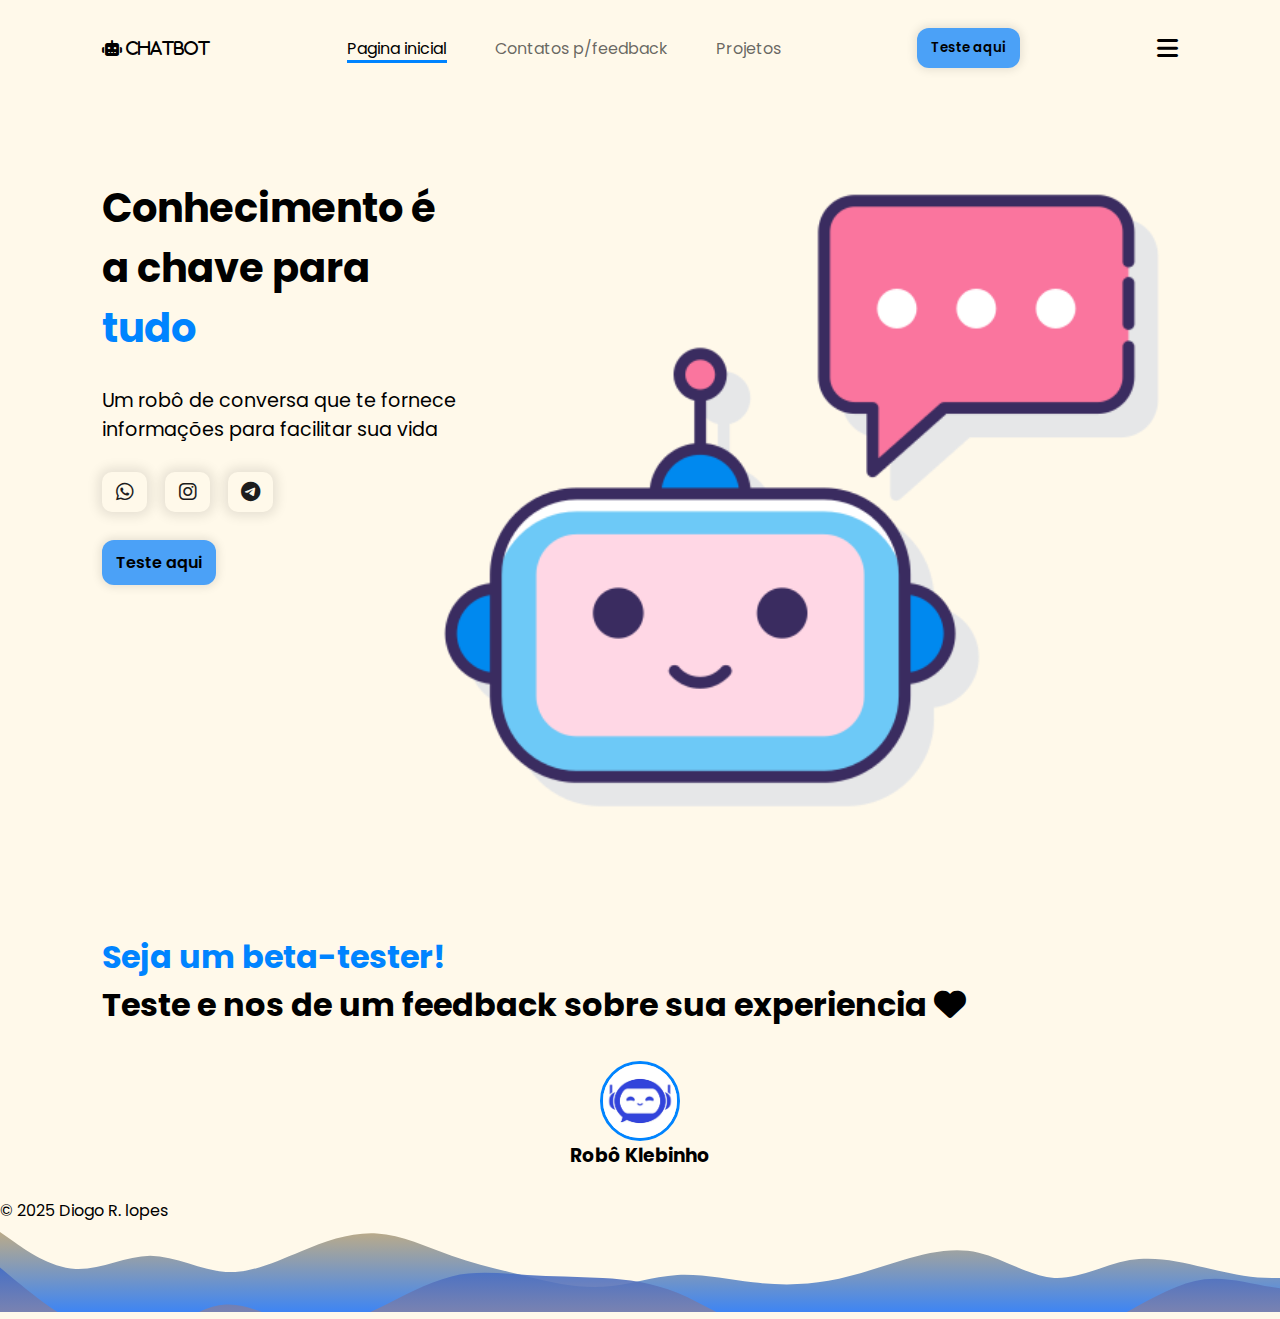
<file: index.html>
<!DOCTYPE html>
<html lang="pt-br">
<head>
    <meta charset="UTF-8">
    <meta name="viewport" content="width=device-width, initial-scale=1.0">
    
    <link rel="stylesheet" href="https://cdnjs.cloudflare.com/ajax/libs/font-awesome/6.7.2/css/all.min.css" integrity="sha512-Evv84Mr4kqVGRNSgIGL/F/aIDqQb7xQ2vcrdIwxfjThSH8CSR7PBEakCr51Ck+w+/U6swU2Im1vVX0SVk9ABhg==" crossorigin="anonymous" referrerpolicy="no-referrer" />
    <link rel="stylesheet" href="styles.css">
    <link rel="stylesheet" href="header.css">
    <link rel="stylesheet" href="home.css">
    <link rel="stylesheet" href="robôs.css">
    <link rel="stylesheet" href="menu.css">


    <script src="https://cdnjs.cloudflare.com/ajax/libs/jquery/3.7.1/jquery.min.js" integrity="sha512-v2CJ7UaYy4JwqLDIrZUI/4hqeoQieOmAZNXBeQyjo21dadnwR+8ZaIJVT8EE2iyI61OV8e6M8PP2/4hpQINQ/g==" crossorigin="anonymous" referrerpolicy="no-referrer"></script>
    <title>Landing Page</title>
</head>
<body>
    <header>
        <nav id="navbar">
            <i class="fa-solid fa-robot"> Chatbot</i>
            <ul id="nav_list">
<li class="nav-item active">
    <a href="#home">Pagina inicial</a>
</li>
<li class="nav-item">
    <a href="contact.html">Contatos p/feedback</a>
</li>
<li class="nav-item">
    <a href="#projects">Projetos</a>
</li>

            </ul>
            <button class="btn-default">
                Teste aqui
            </button>

            <button id="mobile-btn">
                <i class="fa-solid fa-bars"></i>
            </button>


        </nav>
        <div id="mobile_menu">
            <ul id="mobile_nav_list">
                <li class="nav-item active">
                    <a href="#home">Pagina inicial</a>
                </li>
                <li class="nav-item">
                    <a href="contact.html">Contatos p/feedback</a>
                </li>
                <li class="nav-item">
                    <a href="#projects">Projetos</a>
                </li>
                
                            </ul>
                        
                        <button class="btn-default">
                            Teste aqui
                        </button>
        </div>
    </header>

    <main id="content">
        
<section id="home">

    <div id="cta">
        <h1 class="title">
         Conhecimento é<wbr> a chave<wbr> para <span> tudo</span>
        </h1>
        <p class="description">Um robô de conversa que te fornece informações para facilitar 
            <span>sua vida</span></p>
        
            <div class="social-media-buttons">
                <a href="https://wa.me/5513991937588">
                    <i class="fa-brands fa-whatsapp"></i>
                </a>
            
                <a href="https://www.instagram.com/chatbot2k25/">
                    <i class="fa-brands fa-instagram"></i>
                </a>
            
                <a href="https://t.me/Dioshix">
                    <i class="fa-brands fa-telegram"></i>
                </a>
            </div>

<div id="cta_buttons">
<a href="#" class="btn-default"> Teste aqui</a>
</div>
</div>

    <div id="banner">
    <img src='assets/images/download.png' alt="banner">
</div>


    

</section>
 
<section id="Contatos">
    <h2 class="section-title">Seja um beta-tester!</h2>
    <h3 class="section-subtitle">Teste e nos de um feedback sobre sua experiencia <i class="fa-solid fa-heart"></i></h3>
    <div id="prototipos">
        <div class="prototipo-coracao">
           
        </div>
        <img src="assets/images/cutechatbot.avif" class="prototipo-coracao1" alt=""> <br>
        <br>

        
    </div>
    <h3 class="dish-title">
        Robô Klebinho
    </h3>
</section>

    </main>
    <div class="footeritens">
        <span id="copyright">&copy 2025 Diogo R. lopes</span>
    <footer>
        <img src="assets/images/wave.svg">
        
            
        </div>
    </footer>

    <script src="script.js"></script>
</body>
</html>
</file>
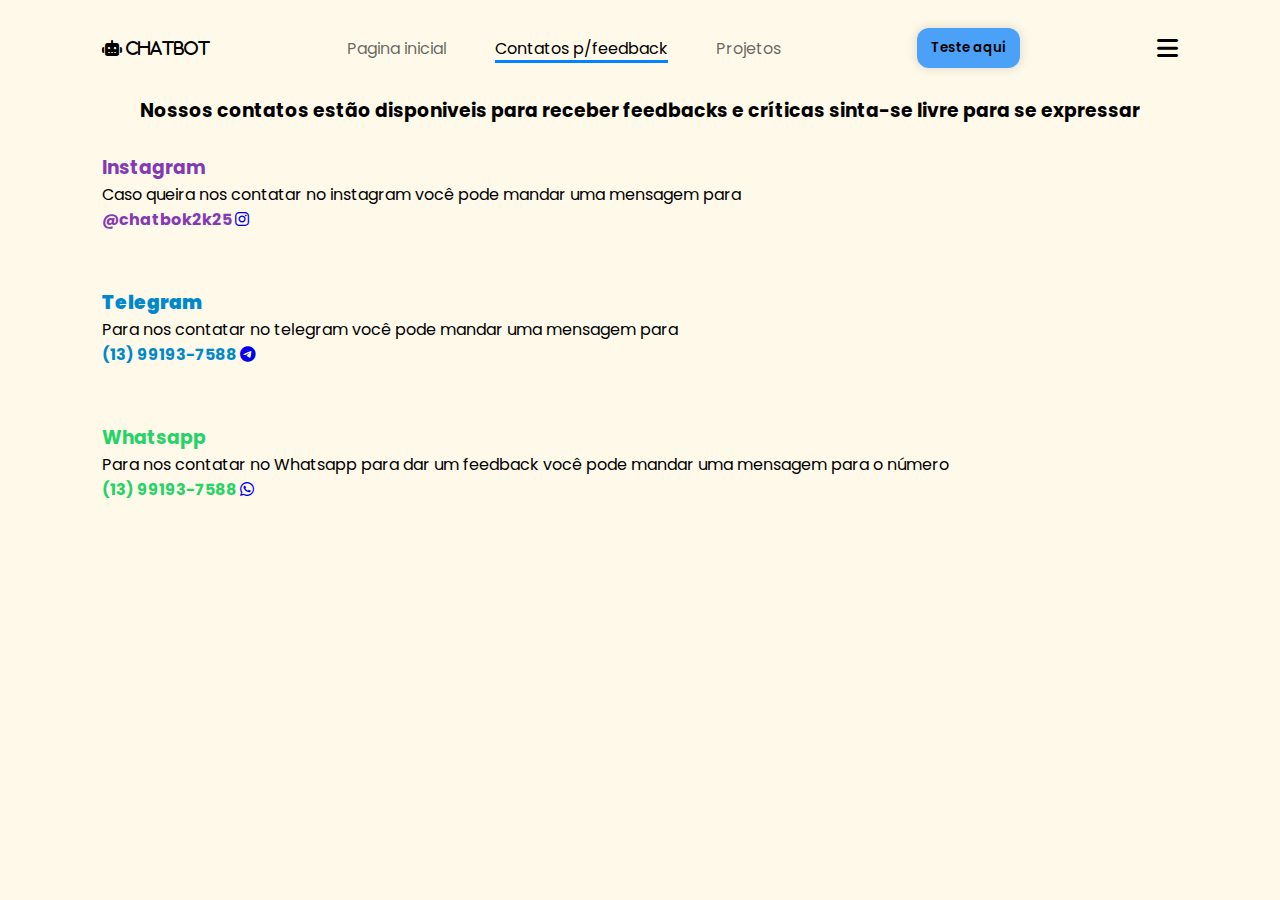
<file: contact.html>
<!DOCTYPE html>
<html lang="pt-br">
<head>
    <meta charset="UTF-8">
    <meta name="viewport" content="width=device-width, initial-scale=1.0">
    
    <link rel="stylesheet" href="https://cdnjs.cloudflare.com/ajax/libs/font-awesome/6.7.2/css/all.min.css" integrity="sha512-Evv84Mr4kqVGRNSgIGL/F/aIDqQb7xQ2vcrdIwxfjThSH8CSR7PBEakCr51Ck+w+/U6swU2Im1vVX0SVk9ABhg==" crossorigin="anonymous" referrerpolicy="no-referrer" />
    <link rel="stylesheet" href="styles.css">
    <link rel="stylesheet" href="header.css">
    <link rel="stylesheet" href="home.css">
    <link rel="stylesheet" href="robôs.css">
    <link rel="stylesheet" href="menu.css">


    <script src="https://cdnjs.cloudflare.com/ajax/libs/jquery/3.7.1/jquery.min.js" integrity="sha512-v2CJ7UaYy4JwqLDIrZUI/4hqeoQieOmAZNXBeQyjo21dadnwR+8ZaIJVT8EE2iyI61OV8e6M8PP2/4hpQINQ/g==" crossorigin="anonymous" referrerpolicy="no-referrer"></script>
    <title>Landing Page</title>
</head>
<body>
    <header>
        <nav id="navbar">
            <i class="fa-solid fa-robot"> Chatbot</i>
            <ul id="nav_list">
<li class="nav-item">
    <a href="index.html">Pagina inicial</a>
</li>
<li class="nav-item active">
    <a href="contact.html">Contatos p/feedback</a>
</li>
<li class="nav-item">
    <a href="#projects">Projetos</a>
</li>

            </ul>
            <button class="btn-default">
                Teste aqui
            </button>

            <button id="mobile-btn">
                <i class="fa-solid fa-bars"></i>
            </button>


        </nav>

        <div id="mobile_menu">
            <ul id="mobile_nav_list">
                <li class="nav-item">
                    <a href="index.html">Pagina inicial</a>
                </li>
                <li class="nav-item active">
                    <a href="contact.html">Contatos p/feedback</a>
                </li>
                <li class="nav-item">
                    <a href="#projects">Projetos</a>
                </li>
                
                            </ul>
                        
                        <button class="btn-default">
                            Teste aqui
                        </button>
        </div>
</ul>
</div>
</header>
<h3 class="contatinhos">Nossos contatos estão disponiveis para receber feedbacks e críticas sinta-se livre para se expressar</h4>
<section>
    <div class="insta">
    <h3>Instagram</h3>
</div>
    <p> 
        Caso queira nos contatar no instagram você pode mandar uma mensagem para <div class="insta"><b>@chatbok2k25  <a href="https://www.instagram.com/chatbot2k25/">
            <i class="fa-brands fa-instagram"></i>
        </a></b></div>
    </p>
</section>
<section>
    <div class="tele">
    <h3><b>Telegram</b></h3>
</div>
    <p> 
        Para nos contatar no telegram você pode mandar uma mensagem para <div class="tele"><b>(13) 99193-7588 <a href="https://t.me/Dioshix"><i class="fa-brands fa-telegram"></i></b></a></h3></div> 
</div>
    </p>

</section>
<section>
    <Div class="zap">
    <h3>Whatsapp</h3>
</Div>
    <p> 
        Para nos contatar no Whatsapp para dar um feedback você pode mandar uma mensagem para o número <Div class="zap"><b>(13) 99193-7588 <a href="https://wa.me/5513991937588">
                <i class="fa-brands fa-whatsapp"></i></b></Div> 
            </a>
    </p>
</section>
</main>
<script src="script.js"></script>
</body>
</file>
<file: styles.css>
@import url('https://fonts.googleapis.com/css2?family=Poppins:ital,wght@0,100;0,200;0,300;0,400;0,500;0,600;0,700;0,800;0,900;1,100;1,200;1,300;1,400;1,500;1,600;1,700;1,800;1,900&display=swap');
@import url(header.css);
@import url(home.css);
@import url(menu.css);
@import url(robôs.css);
@import url(footer.css);

* {
    font-family: 'Poppins', sans-serif;
    margin: 0;
    padding: 0;
    box-sizing: border-box;
}
body {
    background-color: #fff9ea;
}

section {
    padding: 28px 8%;
}

.btn-default {
    border: none; 
    display: flex;
    align-items: center;
    justify-content: center;    
    background-color: rgb(75, 161, 247);
    border-radius: 12px;
    padding: 10px 14px;
    font-weight: 600;
    box-shadow: 0px 0px 10px 2px rgba(0, 0, 0, 0.1);
    cursor: pointer;
    transition: background-color .3s ease;
}

.btn-default:hover {
    background-color: rgb(0, 132, 255);
}

.social-media-buttons {
    display: flex;
    gap: 18px;

}

.social-media-buttons a {
    display: flex;
    align-items: center;
    justify-content: center;
    width: 45px;
    height: 40px;
    font-size:1.25rem;
    border-radius: 10px;
    text-decoration: none;
    color: #1d1d1d;
    box-shadow: 0px 0px 12px 4px rgba(0, 0, 0, 0.1);
}
.social-media-buttons a:hover {
    box-shadow: 0px 0px 12px 8px rgba(0, 0, 0, 0.1);}
    
.section-title {
    color: rgb(0, 132, 255);
    font-size: 2rem;
}

.section-subtitle {
    font-size: 2rem;
}

.dish-title {
    display: flex;
    align-items: center;
    justify-content: center;
}

.contatinhos {
    display: flex;
    align-items: center;
    justify-content: center;
}

.tele {
    color: #0088CC;
}

.zap {
    color: #25D366;
}

.insta {
    color: #833ab4;
}
</file>
<file: header.css>
header {
    width: 100%;
    padding: 28px 8%;
    position: sticky;
    top: 0;
    background-color: #fff9ea;
    z-index: 3;
}
#navbar {
    width: 100%;
    display: flex;
    align-items: center;
    justify-content: space-between;
}
#nav_logo {
    font-size: 24px;
    color: rgb(0, 132, 255);
}

#nav_list {display: flex;
    list-style: none;
    gap: 48px;
}
.nav-item a {
text-decoration: none;
color: #1d1d1dad;
font-weight: 600px;
}

.nav-item.active a {
    color: var(--color-neutral-1);
    border-bottom: 3px solid rgb(0, 132, 255);
}

#mobile-btn {
    display: block;
    border: none;
    background-color: transparent;
    font-size: 1.5rem;
    cursor: pointer;
}

#mobile_menu {
    display: none;
}
@media screen and (max-width: 1170px){
    #nav_list,
    #navbar .btn-default {
        display: none;
    }

    #mobile_btn {display: block;}
    
}

#mobile_menu.active {
    display: flex;
    flex-direction: column;
    align-items: center;
}

#mobile_nav_list {
    display: flex;
    flex-direction: column;
    gap: 12px;
    margin: 12px 0px;
}

#mobile_nav_list .nav-item {
    list-style: none;
    text-align: center;
}
</file>
<file: home.css>
#home {
    display: flex;
    min-height: calc(100vh - 91px);
    position: relative;
}

#cta {
    width: 35%;
    display: flex;
    flex-direction: column;
    gap: 28px;
    margin-top: 5%;
}

#cta .title {
    font-size: 2.5rem;
    color: rgb(0, 0, 0);
}

#cta .title span {
    font-size: 2.5rem;
    color: rgb(0, 132, 255);
}

#cta_buttons {
    display: flex;
    gap: 24px;
}

#cta .description {
    font-size: 1.2rem;
}

#cta_buttons a {
text-decoration: none;
color: black;
}
#phone button {
    display: flex;
    gap: 8px;
    align-items: center;
    background-color: #ffffff;
    padding: 8px 14px;
    font-weight: 500;
    box-shadow: 0px 0px 12px 4px rgba(0,0, 0, 0.1);
    border-radius: 12px;
}

#phone button button {
    box-shadow: none;
}

#banner {
    display: flex;
    align-items: start;
    justify-content: end;
    width: 70%;
    z-index: 2%;
 }

 #banner img {
    height: 100%;
    width: fit-content;
 }

 .shape {
    background-color: #ffe8b4;
    width: 50%;
    height: 100%;
    position: absolute;
    border-radius: 40% 30% 0% 20%;
    top: 0%;
    right: 0%;
    z-index: 1;
 }
 @media screen and (max-width: 1170px) {
    #home { min-height: 100%;
    padding-top: 0px;
}
#banner,
#banner img,
#home .shape { 
    display: none;
}
#cta {
    width: 100%;
    text-align: center;
    align-items: center;
}
 }

 @media screen and (max-width: 450px) {
    #phone_button button {
        display: none;
    }
}
 @media screen and (max-width: 1170px){
    #prototipos { flex-wrap: wrap;
    justify-content: center;}
 }
</file>
<file: robôs.css>
.prototipo-coracao1 {
    text-align: center;
    width: 80PX;
    height: 80PX;
    border-radius: 50%;
    border: 3px solid rgb(0, 132, 255);
    align-items: center;
}
</file>
<file: menu.css>
#Robôs {
    display: flex;
    flex-direction: column;
    align-items: center;
    justify-content: center;
    min-height: 100vh;
}

#prototipos {
    width: 100%;
    display: flex;
    justify-content: center;
    gap: 24;
    margin-top: 32px;
}
</file>
